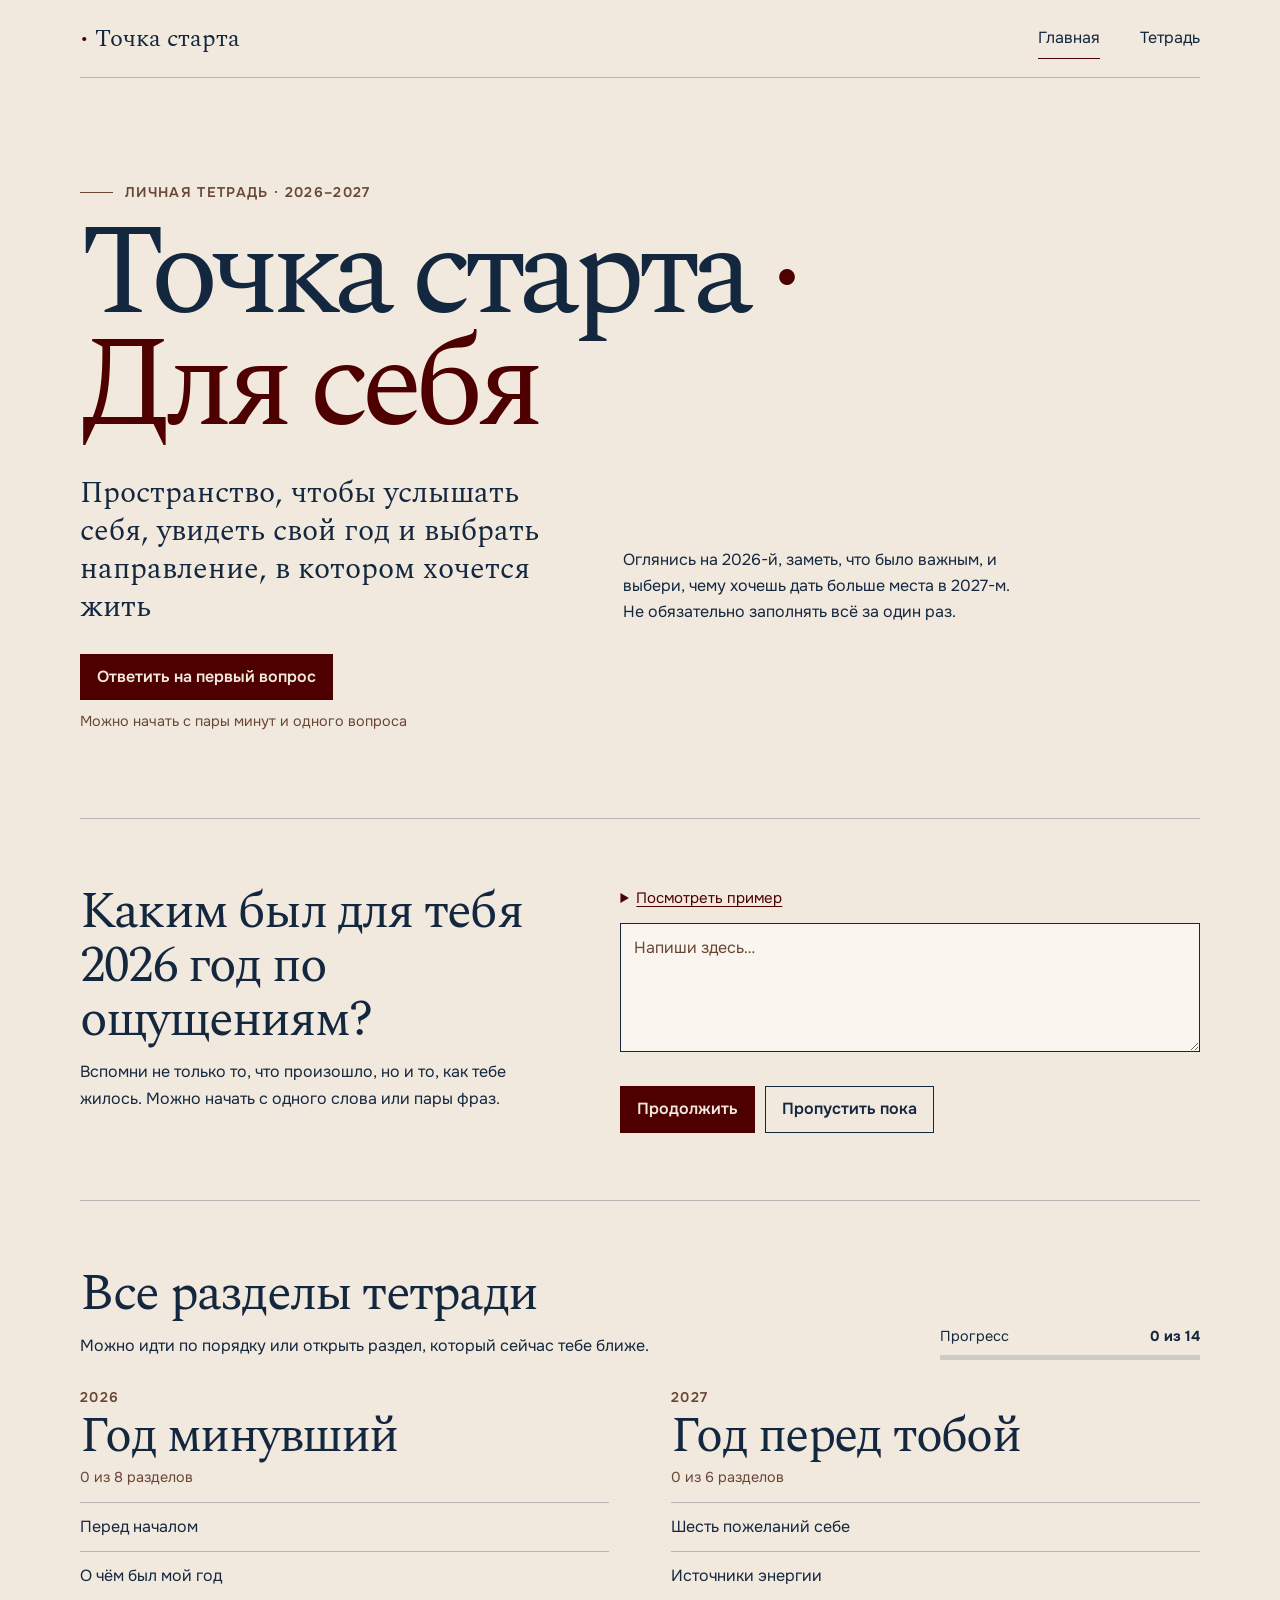
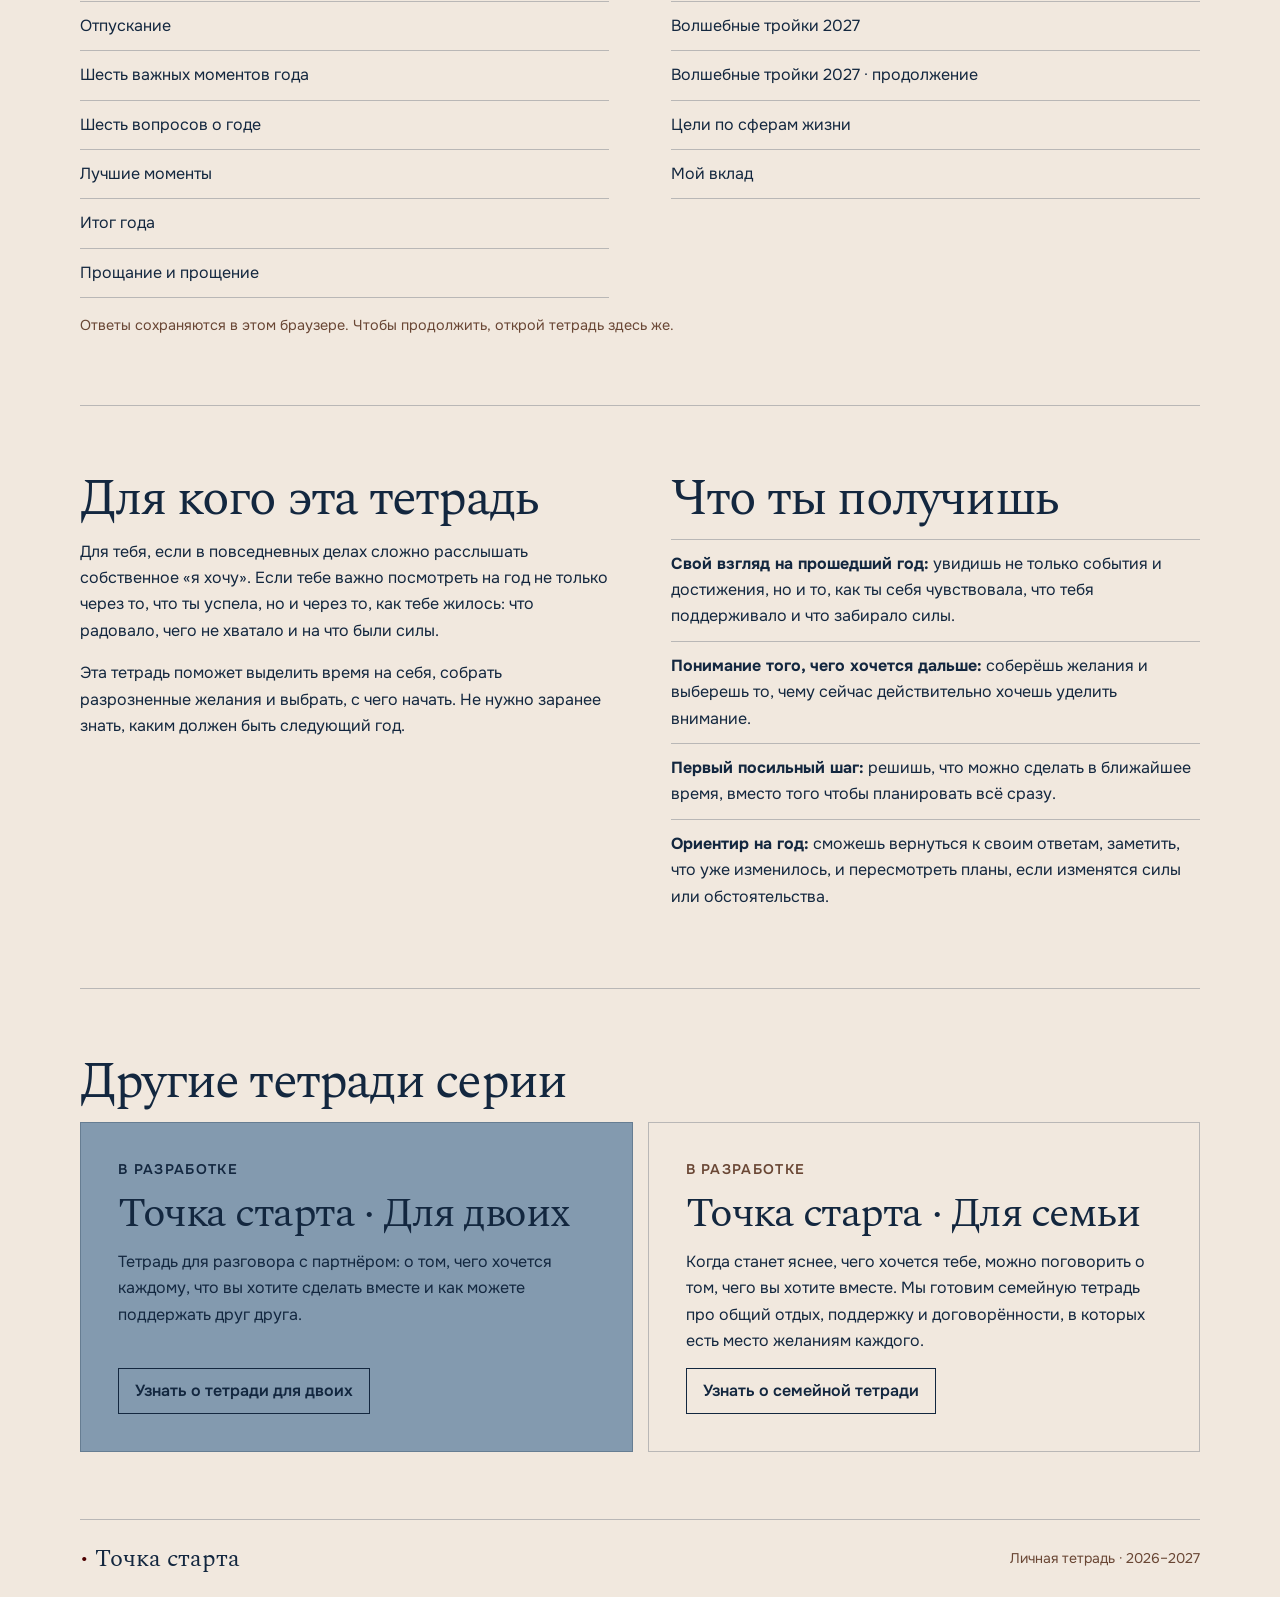
<file: index.html>
<!doctype html>
<html lang="ru">
<head>
<meta charset="utf-8">
<meta name="viewport" content="width=device-width, initial-scale=1">
<meta name="theme-color" content="#F1E8DE">
<meta name="description" content="Точка старта · Для себя. Личная тетрадь, чтобы увидеть свой 2026 год и выбрать направление на 2027.">
<title>Точка старта · Для себя | 2026–2027</title>
<link rel="stylesheet" href="./fonts/fonts.css">
<link rel="stylesheet" href="./style.css">
<script src="./app.js" defer></script>
</head>
<body>
<header class="top wrap">
  <a class="brand" href="#home"><span aria-hidden="true">·</span> Точка старта</a>
  <nav aria-label="Разделы сайта"><a href="#home" id="nav-home">Главная</a><a href="#chapter-0" id="nav-work">Тетрадь</a></nav>
</header>
<main class="wrap">
  <section id="home" aria-labelledby="home-title">
    <div class="hero">
      <p class="eyebrow">Личная тетрадь · 2026–2027</p>
      <h1 id="home-title">Точка старта<span aria-hidden="true"> ·</span><br><em>Для себя</em></h1>
      <div class="hero-copy">
        <p class="hero-lead">Пространство, чтобы услышать себя, увидеть свой год и выбрать направление, в котором хочется жить</p>
        <p>Оглянись на 2026-й, заметь, что было важным, и выбери, чему хочешь дать больше места в 2027-м. Не обязательно заполнять всё за один раз.</p>
      </div>
      <a class="button primary" id="start" href="#first-question">Ответить на первый вопрос</a>
      <p class="hero-hint" id="start-hint">Можно начать с пары минут и одного вопроса</p>
      <a id="home-final" class="text-button" href="#final" hidden>Открыть финал</a>
    </div>

    <section class="first-question" id="first-question" aria-labelledby="first-title">
      <div class="question-copy">
        <h2 id="first-title" tabindex="-1">Каким был для тебя 2026 год по ощущениям?</h2>
        <p id="first-description">Вспомни не только то, что произошло, но и то, как тебе жилось. Можно начать с одного слова или пары фраз.</p>
      </div>
      <div class="question-answer">
        <details class="example"><summary>Посмотреть пример</summary><p>Год был насыщенным, но я часто уставала. Самыми тёплыми вспоминаются выходные, когда не нужно было никуда спешить.</p></details>
        <textarea id="first-answer" rows="4" aria-labelledby="first-title" aria-describedby="first-description first-status" placeholder="Напиши здесь…"></textarea>
        <div class="field-status"><p id="first-status" role="status"></p><button type="button" class="text-button retry" hidden>Повторить</button></div>
        <div class="actions"><a class="button primary" href="#chapter-0">Продолжить</a><a class="button secondary" href="#chapter-0">Пропустить пока</a></div>
      </div>
    </section>

    <section class="overview" id="sections" aria-labelledby="overview-title">
      <div class="overview-heading">
        <div><h2 id="overview-title" tabindex="-1">Все разделы тетради</h2><p>Можно идти по порядку или открыть раздел, который сейчас тебе ближе.</p></div>
        <div class="progress home-progress">
          <div class="progress-label"><span>Прогресс</span><strong data-progress-count></strong></div>
          <div class="progress-track" data-progress role="progressbar" aria-label="Прогресс тетради" aria-valuemin="0" aria-valuemax="14"><div></div></div>
        </div>
      </div>
      <div class="parts" id="parts"></div>
      <p class="storage-note">Ответы сохраняются в этом браузере. Чтобы продолжить, открой тетрадь здесь же.</p>
    </section>

    <section class="editorial">
      <div>
        <h2>Для кого эта тетрадь</h2>
        <p>Для тебя, если в повседневных делах сложно расслышать собственное «я хочу». Если тебе важно посмотреть на год не только через то, что ты успела, но и через то, как тебе жилось: что радовало, чего не хватало и на что были силы.</p>
        <p>Эта тетрадь поможет выделить время на себя, собрать разрозненные желания и выбрать, с чего начать. Не нужно заранее знать, каким должен быть следующий год.</p>
      </div>
      <div>
        <h2>Что ты получишь</h2>
        <ul>
          <li><strong>Свой взгляд на прошедший год:</strong> увидишь не только события и достижения, но и то, как ты себя чувствовала, что тебя поддерживало и что забирало силы.</li>
          <li><strong>Понимание того, чего хочется дальше:</strong> соберёшь желания и выберешь то, чему сейчас действительно хочешь уделить внимание.</li>
          <li><strong>Первый посильный шаг:</strong> решишь, что можно сделать в ближайшее время, вместо того чтобы планировать всё сразу.</li>
          <li><strong>Ориентир на год:</strong> сможешь вернуться к своим ответам, заметить, что уже изменилось, и пересмотреть планы, если изменятся силы или обстоятельства.</li>
        </ul>
      </div>
    </section>

    <section class="future" aria-labelledby="future-title">
      <h2 id="future-title">Другие тетради серии</h2>
      <div class="future-grid">
        <article class="future-card blue">
          <p class="eyebrow">В разработке</p><h3>Точка старта · Для двоих</h3>
          <p>Тетрадь для разговора с партнёром: о том, чего хочется каждому, что вы хотите сделать вместе и как можете поддержать друг друга.</p>
          <a class="button secondary" href="./for-two/">Узнать о тетради для двоих</a>
        </article>
        <article class="future-card">
          <p class="eyebrow">В разработке</p><h3>Точка старта · Для семьи</h3>
          <p>Когда станет яснее, чего хочется тебе, можно поговорить о том, чего вы хотите вместе. Мы готовим семейную тетрадь про общий отдых, поддержку и договорённости, в которых есть место желаниям каждого.</p>
          <a class="button secondary" href="./for-family/">Узнать о семейной тетради</a>
        </article>
      </div>
    </section>
  </section>

  <section id="workbook" hidden aria-label="Рабочая тетрадь">
    <div class="work-layout">
      <aside class="sidebar">
        <div class="progress">
          <div class="progress-label"><span>Прогресс <span class="completion-star" aria-hidden="true">·</span></span><strong data-progress-count></strong></div>
          <div class="progress-track" data-progress role="progressbar" aria-label="Прогресс тетради" aria-valuemin="0" aria-valuemax="14"><div></div></div>
          <p id="progress-status" class="sr-only" aria-live="polite"></p>
        </div>
        <label class="chapter-picker">Перейти к разделу <select id="chapters-mobile"></select></label>
        <nav id="chapters" aria-label="Разделы тетради"></nav>
        <button class="button secondary sidebar-pdf" type="button" data-download>Скачать PDF</button>
      </aside>
      <article id="exercise"></article>
    </div>
  </section>

  <section id="final" hidden aria-labelledby="final-title">
    <div class="final-stage">
      <span class="final-mark" aria-hidden="true">·</span>
      <div class="final-message">
        <h1 id="final-title" tabindex="-1">Ты выбрал(а) направление.</h1>
        <p>Ты подвёл(а) итоги. Ты увидел(а) путь.</p>
        <p>Сделай глубокий вдох. Поблагодари себя.<br>Ты готов(а) идти дальше.</p>
      </div>
      <div class="final-actions">
        <button type="button" class="button primary" data-download>Скачать PDF</button>
        <a class="button secondary" href="#chapter-13">Вернуться к тетради</a>
      </div>
    </div>
  </section>
  <p id="download-status" role="status" hidden></p>
</main>
<footer class="wrap footer"><a class="brand" href="#home"><span aria-hidden="true">·</span> Точка старта</a><span>Личная тетрадь · 2026–2027</span></footer>
</body>
</html>
</file>
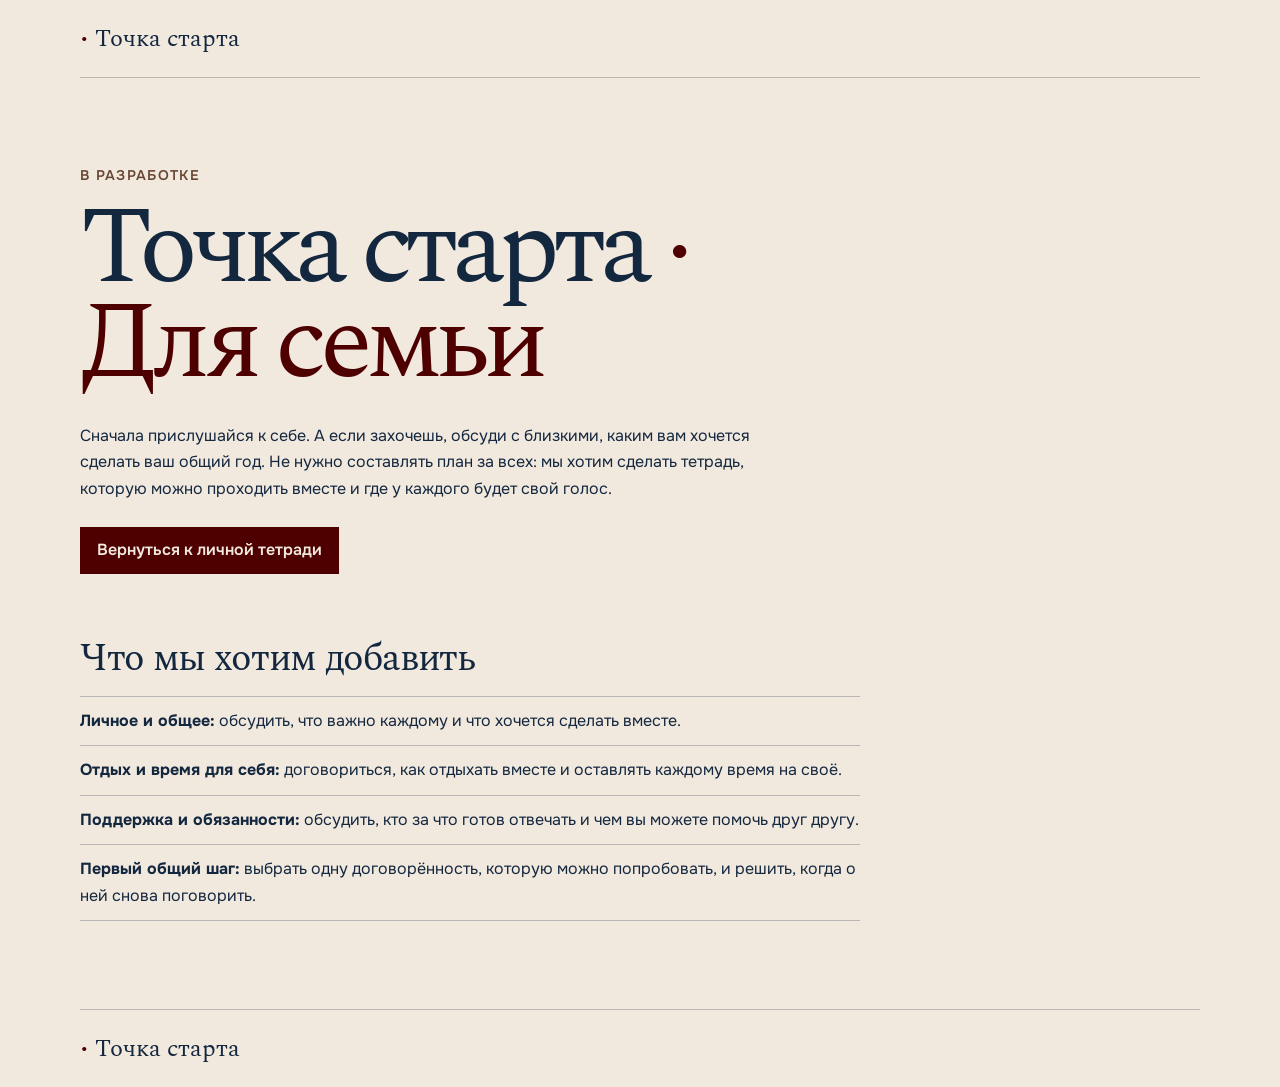
<file: for-family/index.html>
<!doctype html>
<html lang="ru">
<head>
<meta charset="utf-8">
<meta name="viewport" content="width=device-width, initial-scale=1">
<meta name="theme-color" content="#F1E8DE">
<meta name="description" content="Точка старта · Для семьи. Тетрадь в разработке.">
<title>Точка старта · Для семьи</title>
<link rel="stylesheet" href="../fonts/fonts.css">
<link rel="stylesheet" href="../style.css">
</head>
<body>
<header class="top wrap"><a class="brand" href="../#home"><span aria-hidden="true">·</span> Точка старта</a></header>
<main class="wrap future-page">
  <section class="future-intro">
    <p class="eyebrow">В разработке</p>
    <h1>Точка старта<span aria-hidden="true"> ·</span><br><em>Для семьи</em></h1>
    <p>Сначала прислушайся к себе. А если захочешь, обсуди с близкими, каким вам хочется сделать ваш общий год. Не нужно составлять план за всех: мы хотим сделать тетрадь, которую можно проходить вместе и где у каждого будет свой голос.</p>
    <a class="button primary" href="../#home">Вернуться к личной тетради</a>
  </section>
  <section class="future-outline">
    <h2>Что мы хотим добавить</h2>
    <ul>
      <li><strong>Личное и общее:</strong> обсудить, что важно каждому и что хочется сделать вместе.</li>
      <li><strong>Отдых и время для себя:</strong> договориться, как отдыхать вместе и оставлять каждому время на своё.</li>
      <li><strong>Поддержка и обязанности:</strong> обсудить, кто за что готов отвечать и чем вы можете помочь друг другу.</li>
      <li><strong>Первый общий шаг:</strong> выбрать одну договорённость, которую можно попробовать, и решить, когда о ней снова поговорить.</li>
    </ul>
  </section>
</main>
<footer class="wrap footer"><a class="brand" href="../#home"><span aria-hidden="true">·</span> Точка старта</a></footer>
</body>
</html>
</file>
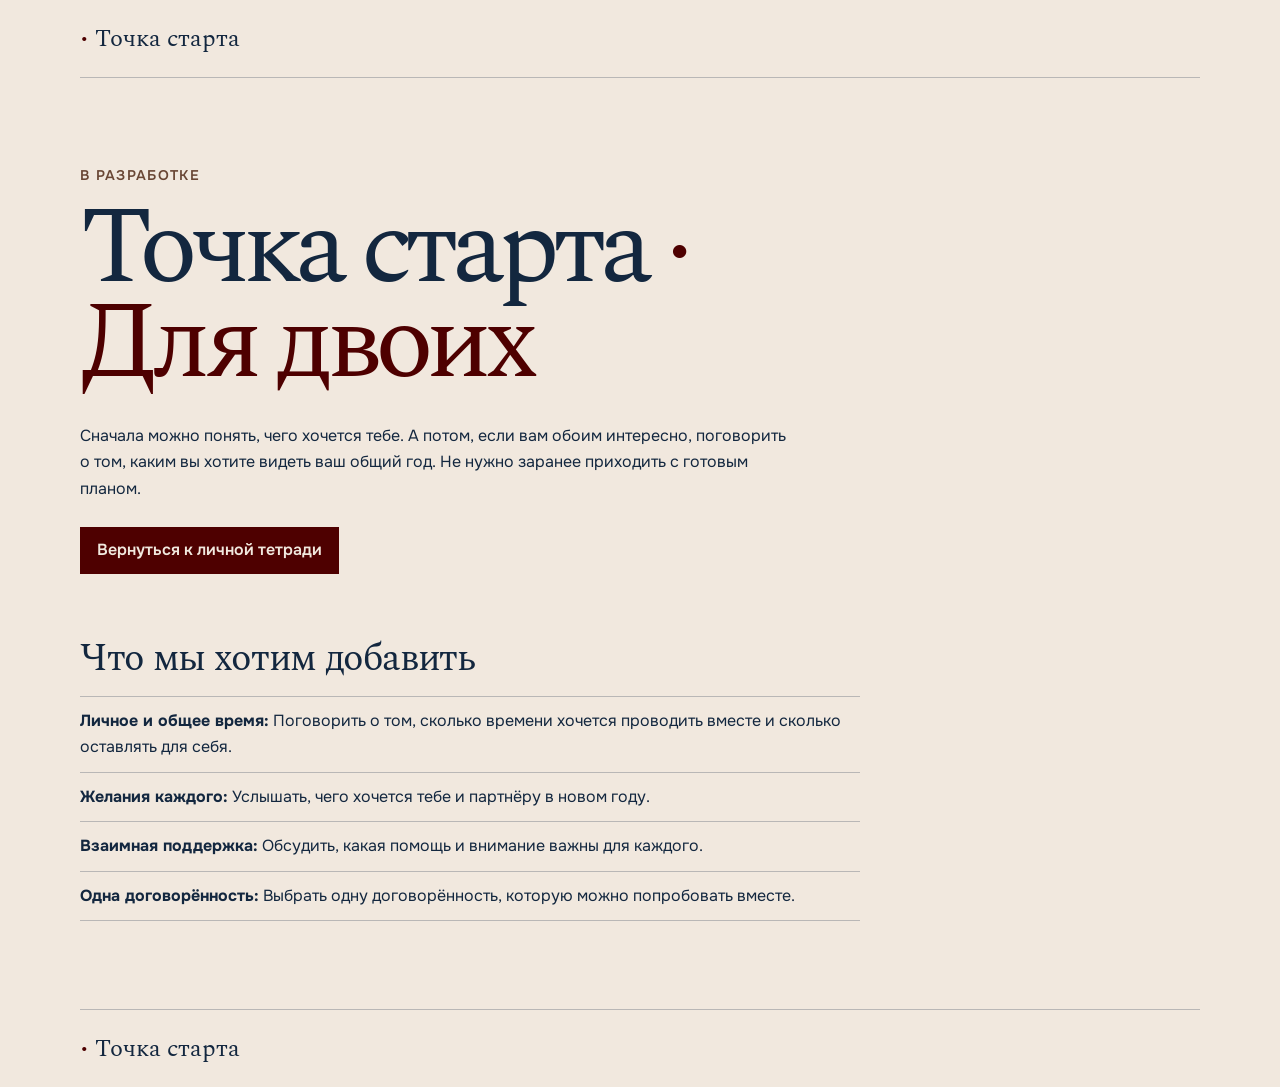
<file: for-two/index.html>
<!doctype html>
<html lang="ru">
<head>
<meta charset="utf-8">
<meta name="viewport" content="width=device-width, initial-scale=1">
<meta name="theme-color" content="#F1E8DE">
<meta name="description" content="Точка старта · Для двоих. Тетрадь в разработке.">
<title>Точка старта · Для двоих</title>
<link rel="stylesheet" href="../fonts/fonts.css">
<link rel="stylesheet" href="../style.css">
</head>
<body>
<header class="top wrap"><a class="brand" href="../#home"><span aria-hidden="true">·</span> Точка старта</a></header>
<main class="wrap future-page">
  <section class="future-intro">
    <p class="eyebrow">В разработке</p>
    <h1>Точка старта<span aria-hidden="true"> ·</span><br><em>Для двоих</em></h1>
    <p>Сначала можно понять, чего хочется тебе. А потом, если вам обоим интересно, поговорить о том, каким вы хотите видеть ваш общий год. Не нужно заранее приходить с готовым планом.</p>
    <a class="button primary" href="../#home">Вернуться к личной тетради</a>
  </section>
  <section class="future-outline">
    <h2>Что мы хотим добавить</h2>
    <ul>
      <li><strong>Личное и общее время:</strong> Поговорить о том, сколько времени хочется проводить вместе и сколько оставлять для себя.</li>
      <li><strong>Желания каждого:</strong> Услышать, чего хочется тебе и партнёру в новом году.</li>
      <li><strong>Взаимная поддержка:</strong> Обсудить, какая помощь и внимание важны для каждого.</li>
      <li><strong>Одна договорённость:</strong> Выбрать одну договорённость, которую можно попробовать вместе.</li>
    </ul>
  </section>
</main>
<footer class="wrap footer"><a class="brand" href="../#home"><span aria-hidden="true">·</span> Точка старта</a></footer>
</body>
</html>
</file>
<file: fonts/fonts.css>
@font-face {
  font-family: 'Onest';
  font-style: normal;
  font-weight: 400 700;
  font-display: swap;
  src: url(./onest-cyrillic.woff2) format('woff2');
  unicode-range: U+0301, U+0400-045F, U+0490-0491, U+04B0-04B1, U+2116;
}
@font-face {
  font-family: 'Onest';
  font-style: normal;
  font-weight: 400 700;
  font-display: swap;
  src: url(./onest-latin.woff2) format('woff2');
  unicode-range: U+0000-00FF, U+0131, U+0152-0153, U+02BB-02BC, U+02C6, U+02DA, U+02DC, U+0304, U+0308, U+0329, U+2000-206F, U+20AC, U+2122, U+2191, U+2193, U+2212, U+2215, U+FEFF, U+FFFD;
}
@font-face {
  font-family: 'Spectral';
  font-style: normal;
  font-weight: 400;
  font-display: swap;
  src: url(./spectral-cyrillic.woff2) format('woff2');
  unicode-range: U+0301, U+0400-045F, U+0490-0491, U+04B0-04B1, U+2116;
}
@font-face {
  font-family: 'Spectral';
  font-style: normal;
  font-weight: 400;
  font-display: swap;
  src: url(./spectral-latin.woff2) format('woff2');
  unicode-range: U+0000-00FF, U+0131, U+0152-0153, U+02BB-02BC, U+02C6, U+02DA, U+02DC, U+0304, U+0308, U+0329, U+2000-206F, U+20AC, U+2122, U+2191, U+2193, U+2212, U+2215, U+FEFF, U+FFFD;
}
</file>
<file: style.css>
:root {
  color-scheme: light;
  --paper: #F1E8DE;
  --ink: #13273F;
  --accent: #4E0000;
  --blue: #839AAF;
  --brown: #694634;
  --line: #13273f40;
  --field: #faf5ef;
  --serif: Spectral, Georgia, serif;
  --sans: Onest, system-ui, sans-serif;
}
* { box-sizing: border-box; }
[hidden] { display: none !important; }
body { margin: 0; background: var(--paper); color: var(--ink); font: 400 1rem/1.65 var(--sans); }
a { color: inherit; }
button, textarea, select { font: inherit; }
button, a, summary, select { touch-action: manipulation; }
:focus-visible { outline: 2px solid var(--accent); outline-offset: 5px; }
.wrap { width: min(1120px, calc(100% - 88px)); margin-inline: auto; }
h1, h2, h3 { margin: 0; font: 400 2.4rem/1.05 var(--serif); letter-spacing: -.035em; }
p { margin: 0; }
p + p { margin-top: 1rem; }
em { font-style: normal; color: var(--accent); }
.top, .footer { display: flex; justify-content: space-between; align-items: center; gap: 1rem; padding-block: 17px; }
.top { min-height: 78px; border-bottom: 1px solid var(--line); }
.brand { white-space: nowrap; font: 400 1.52rem/1.1 var(--serif); text-decoration: none; }
.brand span { color: var(--accent); font-size: 1.4em; vertical-align: -.05em; }
.top nav { display: flex; gap: clamp(12px, 4vw, 40px); }
.top nav a { text-decoration: none; padding-block: 7px; border-bottom: 1px solid transparent; }
.top nav a:hover, .top nav a[aria-current] { border-color: var(--accent); }
.footer { min-height: 78px; border-top: 1px solid var(--line); }
.footer > span { color: var(--brown); font-size: .875rem; }
.hero { padding: clamp(38px, 9vw, 105px) 0 clamp(32px, 7vw, 84px); }
.eyebrow { font: 600 .875rem/1.4 var(--sans); letter-spacing: .095em; text-transform: uppercase; color: var(--brown); margin: 0 0 15px; }
.hero .eyebrow { display: flex; align-items: center; gap: 12px; }
.hero .eyebrow::before { content: ""; width: 33px; height: 1px; background: currentColor; }
.hero h1, .future-intro h1 { font-size: clamp(3.05rem, 10vw, 8.8rem); letter-spacing: -.065em; line-height: .88; margin: 0 0 31px; }
.hero h1 span, .future-intro h1 span { color: var(--accent); }
.hero-copy { display: grid; grid-template-columns: minmax(0, 1fr) minmax(0, .85fr); gap: clamp(18px, 5vw, 72px); max-width: 950px; align-items: end; margin-bottom: 28px; }
.hero-copy p { margin: 0; }
.hero-lead { font: 400 clamp(1.28rem, 2.5vw, 1.9rem)/1.25 var(--serif); }
.hero-hint { margin-top: 10px; color: var(--brown); font-size: .9rem; }
#home-final { display: inline-block; margin-top: 12px; }
.button { display: inline-flex; align-items: center; justify-content: center; min-height: 46px; padding: 9px 16px; border: 1px solid transparent; text-decoration: none; text-align: center; background: transparent; color: inherit; font-weight: 600; cursor: pointer; }
.primary { background: var(--accent); color: var(--paper); }
.primary:hover { background: #6d1a16; }
.secondary { border-color: var(--ink); }
.secondary:hover { background: #13273f10; }
.button:disabled { cursor: default; opacity: .78; }
.text-button { background: none; border: 0; padding: 0; font-weight: 600; color: var(--accent); text-decoration: underline; text-underline-offset: 3px; cursor: pointer; }
.first-question, .overview, .editorial, .future { border-top: 1px solid var(--line); padding: clamp(27px, 6vw, 67px) 0; scroll-margin-top: 16px; }
.first-question { display: grid; grid-template-columns: minmax(0, .8fr) minmax(0, 1fr); gap: clamp(22px, 6vw, 80px); }
.question-copy h2, .overview h2, .editorial h2, .future h2 { font-size: clamp(1.95rem, 5vw, 3.2rem); margin: 0 0 12px; }
.example { margin-bottom: 12px; max-width: 68ch; }
.example summary { color: var(--accent); text-decoration: underline; text-underline-offset: 3px; cursor: pointer; width: fit-content; font-size: .9375rem; }
.example p { padding: 10px 14px; margin-top: 8px; border-left: 2px solid var(--brown); }
textarea { width: 100%; display: block; resize: vertical; background: var(--field); color: var(--ink); border: 1px solid var(--ink); padding: 11px 13px; font-size: 1rem; border-radius: 0; }
textarea::placeholder { color: var(--brown); }
.field-status { display: flex; min-height: 28px; align-items: start; flex-wrap: wrap; gap: 4px 12px; color: var(--brown); margin-top: 6px; font-size: .875rem; }
.actions, .exercise-actions, .final-actions { display: flex; flex-wrap: wrap; gap: 10px; align-items: center; }
.overview-heading { display: flex; align-items: end; justify-content: space-between; gap: 20px; margin-bottom: 24px; }
.home-progress { flex: 0 1 260px; }
.progress-label { display: flex; gap: 10px; justify-content: space-between; font-size: .9rem; margin-bottom: 6px; }
.progress-track { height: 5px; background: #13273f26; overflow: hidden; }
.progress-track div { height: 100%; width: 0; background: var(--accent); transition: width .8s ease; }
.completion-star { opacity: 0; color: var(--accent); font-weight: 700; }
.started .completion-star { opacity: 1; }
.completion-star.spark { display: inline-block; animation: spark .75s ease; }
@keyframes spark { 45% { transform: scale(2); } }
.parts, .editorial, .future-grid { display: grid; grid-template-columns: repeat(2, minmax(0, 1fr)); gap: clamp(20px, 5vw, 62px); }
.part h3 { font-size: clamp(2rem, 4vw, 3.1rem); }
.part > p { color: var(--brown); font-size: .9rem; margin: 4px 0 12px; }
.part ul, .editorial ul, .future-outline ul { margin: 0; padding: 0; list-style: none; }
.part li, .editorial li, .future-outline li { border-top: 1px solid var(--line); }
.part li:last-child, .future-outline li:last-child { border-bottom: 1px solid var(--line); }
.part li a { display: flex; justify-content: space-between; gap: 8px; padding: 11px 0; text-decoration: none; }
.part li a:hover { text-decoration: underline; text-underline-offset: 3px; }
.chapter-done { color: var(--accent); font-weight: 700; }
.storage-note, .save-note { color: var(--brown); margin-top: 16px; font-size: .9rem; }
.editorial li, .future-outline li { padding: 11px 0; }
.future-grid { gap: 15px; }
.future-card { border: 1px solid var(--line); padding: clamp(18px, 4vw, 37px); display: flex; flex-direction: column; align-items: start; gap: 13px; }
.future-card h3 { font-size: clamp(1.65rem, 4vw, 2.6rem); }
.future-card .eyebrow { margin: 0; }
.future-card .button { margin-top: auto; }
.blue { background: var(--blue); color: var(--ink); }
.blue .eyebrow { color: var(--ink); }
.future-page { padding-block: clamp(36px, 8vw, 88px); }
.future-intro { max-width: 840px; }
.future-intro h1 { font-size: clamp(3rem, 9vw, 6.8rem); }
.future-intro > p:not(.eyebrow) { max-width: 65ch; margin-bottom: 25px; }
.future-outline { margin-top: clamp(30px, 6vw, 65px); max-width: 780px; }
.future-outline h2 { margin-bottom: 17px; }
.work-layout { display: grid; grid-template-columns: 205px minmax(0, 1fr); gap: clamp(22px, 5vw, 65px); padding: 32px 0 58px; align-items: start; }
.sidebar { padding-right: 16px; border-right: 1px solid var(--line); }
.sidebar nav { margin: 17px 0 13px; }
.sidebar nav a { display: flex; justify-content: space-between; gap: 5px; padding: 6px 0; font-size: .9rem; text-decoration: none; }
.sidebar nav a:hover, .sidebar nav a[aria-current] { color: var(--accent); text-decoration: underline; text-underline-offset: 4px; }
.nav-heading { font-size: .82rem; font-weight: 700; color: var(--brown); margin-top: 14px; }
.chapter-picker { display: none; }
.exercise-panel { max-width: 740px; }
.exercise-panel h1 { font-size: clamp(2.15rem, 6vw, 4.2rem); margin: 0 0 13px; }
.intro { max-width: 68ch; margin: 0 0 15px; white-space: pre-line; }
.field { min-width: 0; border: 0; border-top: 1px solid var(--line); margin: 0; padding: 17px 0 10px; }
.field label, .field legend { display: block; font: 400 clamp(1.23rem, 3vw, 1.65rem)/1.18 var(--serif); margin: 0 0 10px; padding: 0; }
.field legend { float: left; width: 100%; }
.field > textarea { clear: both; min-height: 92px; }
.field .short { min-height: 46px; }
.field .field-status:has(> p:empty) { min-height: 14px; }
.field-guide { margin: 0 0 10px; }
.exercise-progress { margin: 15px 0; }
.final-stage { padding: clamp(30px, 9vw, 100px) 0; margin: 24px 0; text-align: center; }
.final-mark { color: var(--accent); font: 400 10rem/.45 var(--serif); display: inline-block; margin-bottom: 28px; }
.final-message h1 { font-size: clamp(2.3rem, 7vw, 5.5rem); margin-bottom: 14px; }
.final-message p + p { margin: .65rem 0 0; }
.final-actions { justify-content: center; margin-top: 24px; }
.final-stage.play .final-mark, .final-stage.play .final-message, .final-stage.play .final-actions { animation: reveal .55s both; }
.final-stage.play .final-message { animation-delay: .25s; }
.final-stage.play .final-actions { animation-delay: .45s; }
@keyframes reveal { from { opacity: 0; transform: translateY(7px); } }
#download-status { border: 1px solid var(--accent); padding: 11px; margin: 12px 0; }
.sr-only { position: absolute; width: 1px; height: 1px; padding: 0; margin: -1px; overflow: hidden; clip-path: inset(50%); white-space: nowrap; border: 0; }
@media (max-width: 700px) {
  .wrap { width: calc(100% - 36px); }
  .top { min-height: 65px; padding-block: 11px; gap: 10px; }
  .brand { font-size: 1.25rem; }
  .top nav { gap: 13px; font-size: .9rem; }
  .hero-copy, .first-question, .parts, .editorial, .future-grid, .work-layout { grid-template-columns: minmax(0, 1fr); }
  .hero h1 { margin-bottom: 20px; }
  .hero-copy { margin-bottom: 19px; gap: 13px; }
  .overview-heading { display: grid; align-items: start; }
  .overview .home-progress { width: 100%; }
  .sidebar { border-right: 0; padding: 0 0 15px; border-bottom: 1px solid var(--line); }
  .sidebar nav, .sidebar-pdf { display: none; }
  .chapter-picker { display: grid; gap: 4px; margin-top: 10px; font-size: .9rem; }
  .chapter-picker select { min-height: 46px; border: 1px solid var(--ink); background: var(--field); padding: 7px 9px; color: var(--ink); font-size: 1rem; width: 100%; }
  .footer > span { text-align: right; }
}
@media (prefers-reduced-motion: reduce) {
  *, *::before, *::after { animation: none !important; transition: none !important; }
}
</file>
